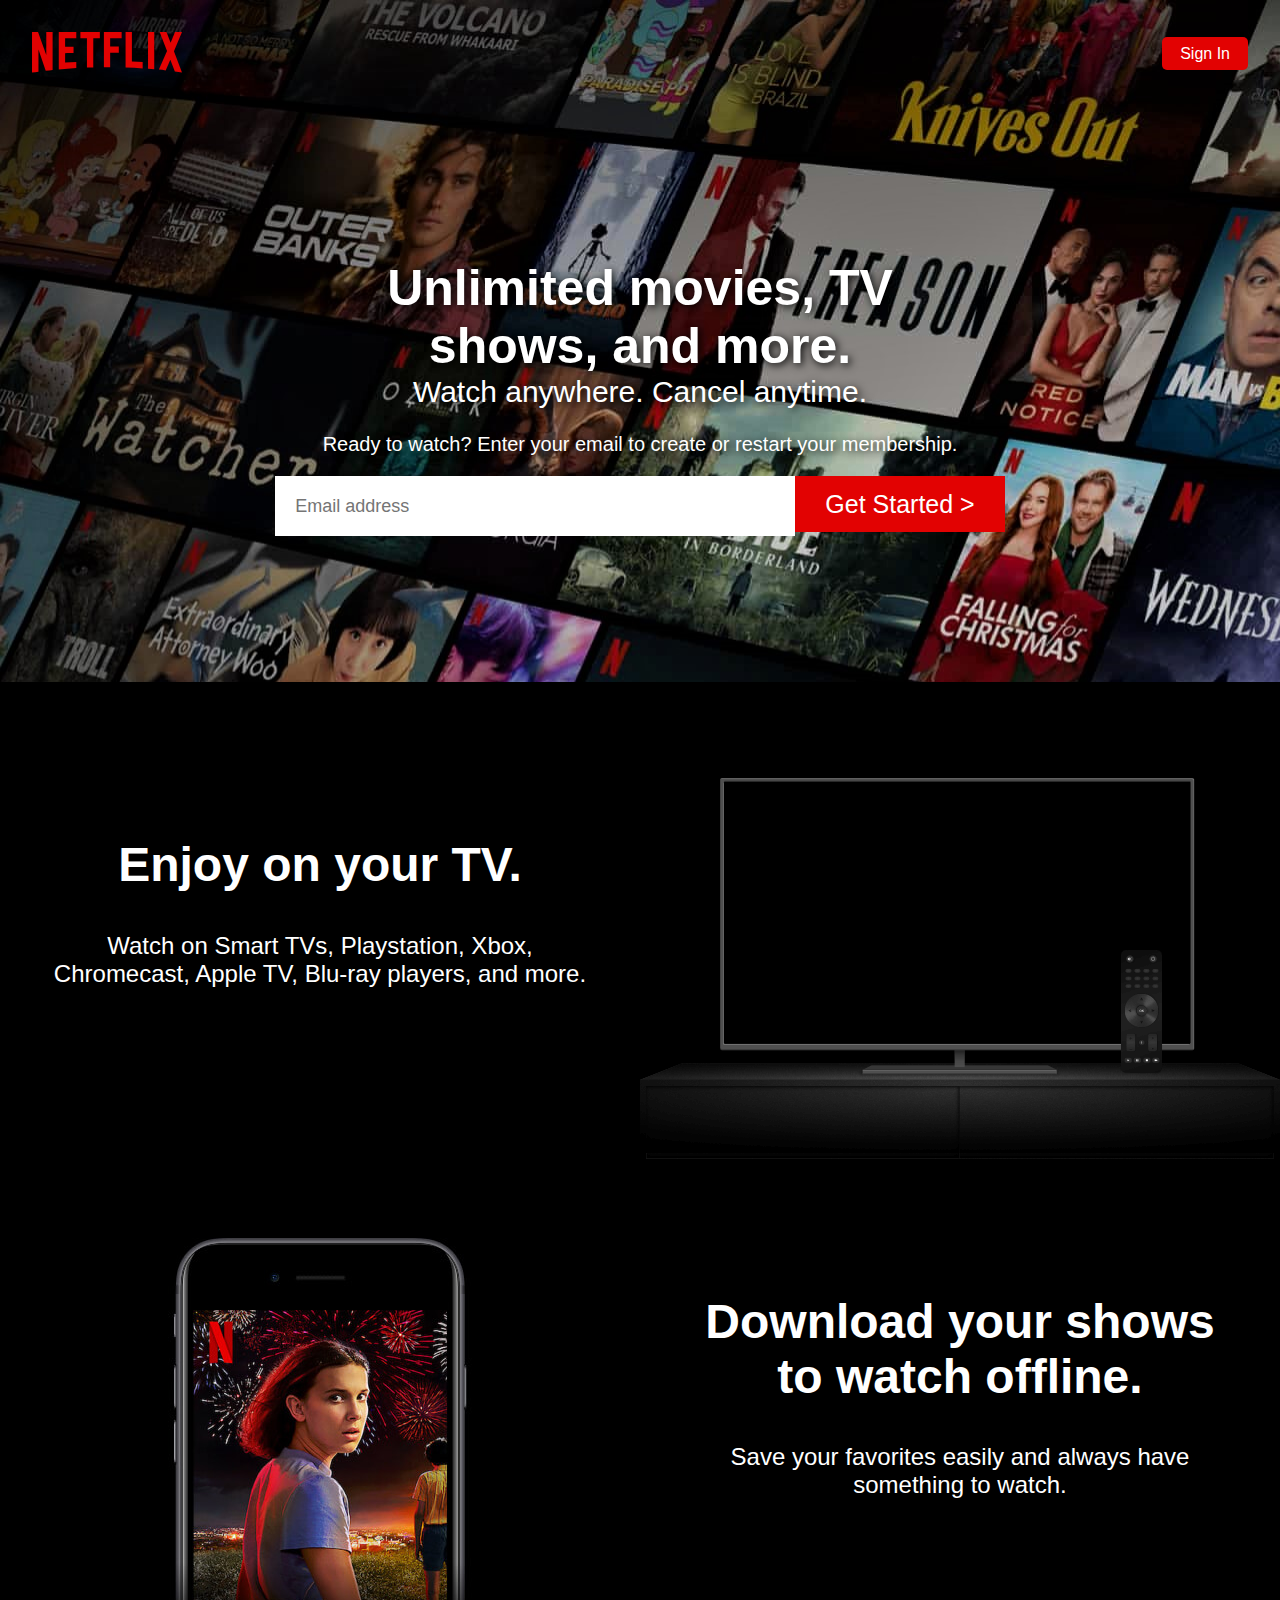
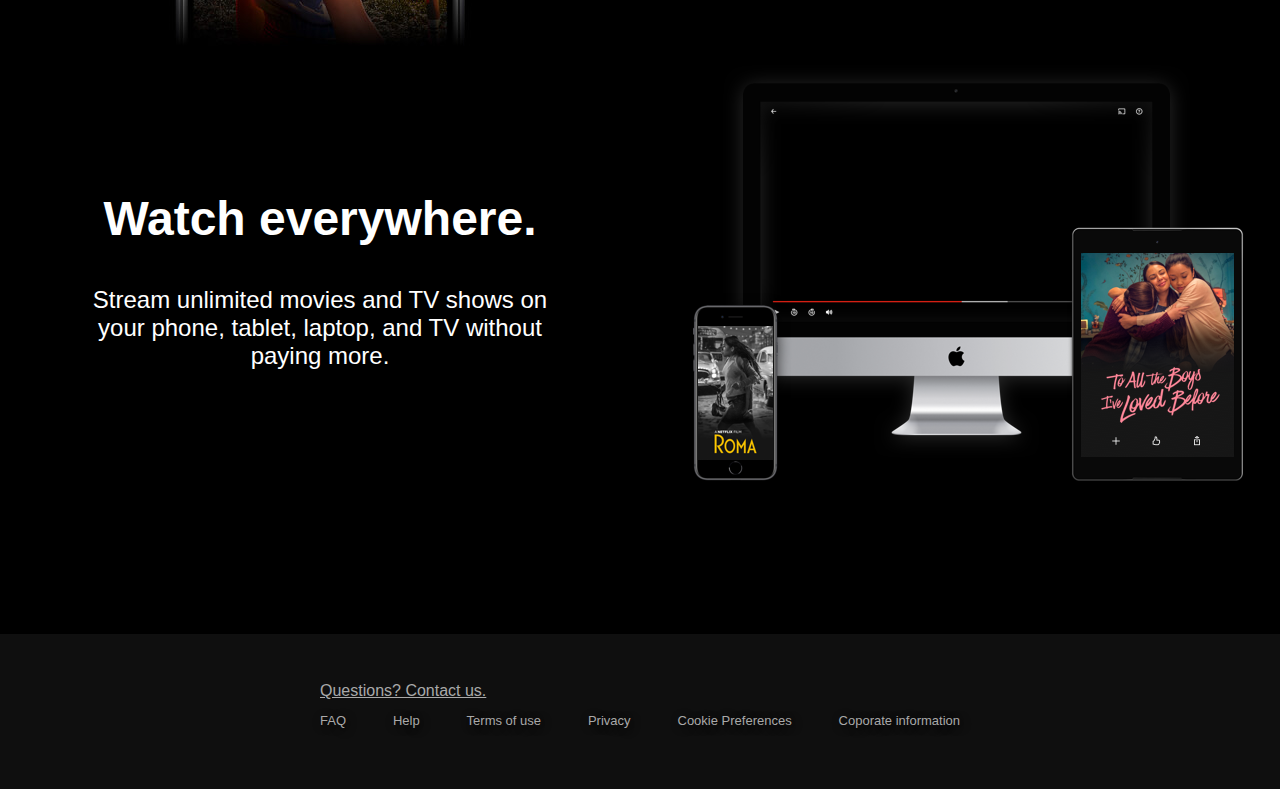
<file: index.html>
<!DOCTYPE html>
<html lang="en">
<head>
    <meta charset="UTF-8">
    <meta http-equiv="X-UA-Compatible" content="IE=edge">
    <meta name="viewport" content="width=device-width, initial-scale=1.0">
    <title>Netflix</title>
    <link rel="stylesheet" href="style-1.css">
</head>
<body>
    <div class="get-started">
        <div class="logo-button">
            <div class="logo">
                <svg viewBox="0 0 111 30" data-uia="netflix-logo" class="svg-icon svg-icon-netflix-logo" aria-hidden="true" focusable="false" style="fill: rgb(226, 2, 2); filter: drop-shadow(0px -3px 44px #000);"><g id="netflix-logo"><path d="M105.06233,14.2806261 L110.999156,30 C109.249227,29.7497422 107.500234,29.4366857 105.718437,29.1554972 L102.374168,20.4686475 L98.9371075,28.4375293 C97.2499766,28.1563408 95.5928391,28.061674 93.9057081,27.8432843 L99.9372012,14.0931671 L94.4680851,-5.68434189e-14 L99.5313525,-5.68434189e-14 L102.593495,7.87421502 L105.874965,-5.68434189e-14 L110.999156,-5.68434189e-14 L105.06233,14.2806261 Z M90.4686475,-5.68434189e-14 L85.8749649,-5.68434189e-14 L85.8749649,27.2499766 C87.3746368,27.3437061 88.9371075,27.4055675 90.4686475,27.5930265 L90.4686475,-5.68434189e-14 Z M81.9055207,26.93692 C77.7186241,26.6557316 73.5307901,26.4064111 69.250164,26.3117443 L69.250164,-5.68434189e-14 L73.9366389,-5.68434189e-14 L73.9366389,21.8745899 C76.6248008,21.9373887 79.3120255,22.1557784 81.9055207,22.2804387 L81.9055207,26.93692 Z M64.2496954,10.6561065 L64.2496954,15.3435186 L57.8442216,15.3435186 L57.8442216,25.9996251 L53.2186709,25.9996251 L53.2186709,-5.68434189e-14 L66.3436123,-5.68434189e-14 L66.3436123,4.68741213 L57.8442216,4.68741213 L57.8442216,10.6561065 L64.2496954,10.6561065 Z M45.3435186,4.68741213 L45.3435186,26.2498828 C43.7810479,26.2498828 42.1876465,26.2498828 40.6561065,26.3117443 L40.6561065,4.68741213 L35.8121661,4.68741213 L35.8121661,-5.68434189e-14 L50.2183897,-5.68434189e-14 L50.2183897,4.68741213 L45.3435186,4.68741213 Z M30.749836,15.5928391 C28.687787,15.5928391 26.2498828,15.5928391 24.4999531,15.6875059 L24.4999531,22.6562939 C27.2499766,22.4678976 30,22.2495079 32.7809542,22.1557784 L32.7809542,26.6557316 L19.812541,27.6876933 L19.812541,-5.68434189e-14 L32.7809542,-5.68434189e-14 L32.7809542,4.68741213 L24.4999531,4.68741213 L24.4999531,10.9991564 C26.3126816,10.9991564 29.0936358,10.9054269 30.749836,10.9054269 L30.749836,15.5928391 Z M4.78114163,12.9684132 L4.78114163,29.3429562 C3.09401069,29.5313525 1.59340144,29.7497422 0,30 L0,-5.68434189e-14 L4.4690224,-5.68434189e-14 L10.562377,17.0315868 L10.562377,-5.68434189e-14 L15.2497891,-5.68434189e-14 L15.2497891,28.061674 C13.5935889,28.3437998 11.906458,28.4375293 10.1246602,28.6868498 L4.78114163,12.9684132 Z" id="Fill-14"></path></g></svg>
            </div>
            <div class="sign-in-button">
                <a href="sign-in.html">Sign In</a>
            </div>
        </div>
        <div class="title">
            <h1>Unlimited movies, TV <br> shows, and more.</h1>
            <h2>Watch anywhere. Cancel anytime.</h2>
            <p>Ready to watch? Enter your email to create or restart your membership.</p>
        </div>

        <div class="email-address">
            <div class="email-box">
                <input type="text" style="font-size: 18px; font-family: 'Segoe UI', Tahoma, Geneva, Verdana, sans-serif;" id="email" name="email" placeholder="Email address">
            </div>
            <div class="get-started-button">
                <a href="">Get Started ></a>
            </div>
        </div>
    </div>

    <div class="enjoy">
        <div class="text-side-1">
            <h2>Enjoy on your TV.</h2>
            <p>Watch on Smart TVs, Playstation, Xbox,<br> Chromecast, Apple TV, Blu-ray players, and more.</p>
        </div>

        <div class="picture-animation">
            <img src="tv.png" alt="television content">
        </div>
    </div>

    <div class="download">
        <div class="picture-animation">
            <img src="mobile-0819.jpg" alt="television content">
        </div>

        <div class="text-side-2">
            <h2>Download your shows <br> to watch offline.</h2>
            <p>Save your favorites easily and always have <br> something to watch.</p>
        </div>
    </div>

    <div class="watch-everywhere">
        <div class="text-side-3">
            <h2>Watch everywhere.</h2>
            <p>Stream unlimited movies and TV shows on <br> your phone, tablet, laptop, and TV without <br> paying more.</p>
        </div>
        
        <div class="responsive">
            <img src="device-pile.png" alt="television content">
        </div>
    </div>

    <div class="footer">
        <div class="questions"><a href="">Questions? Contact us.</a></div>
        <div class="footer-info">
            <p>FAQ</p>
            <p>Help</p>
            <p>Terms of use</p>
            <p>Privacy</p>
            <p>Cookie Preferences</p>
            <p>Coporate information</p>
        </div>
    </div>
</body>
</html>
</file>
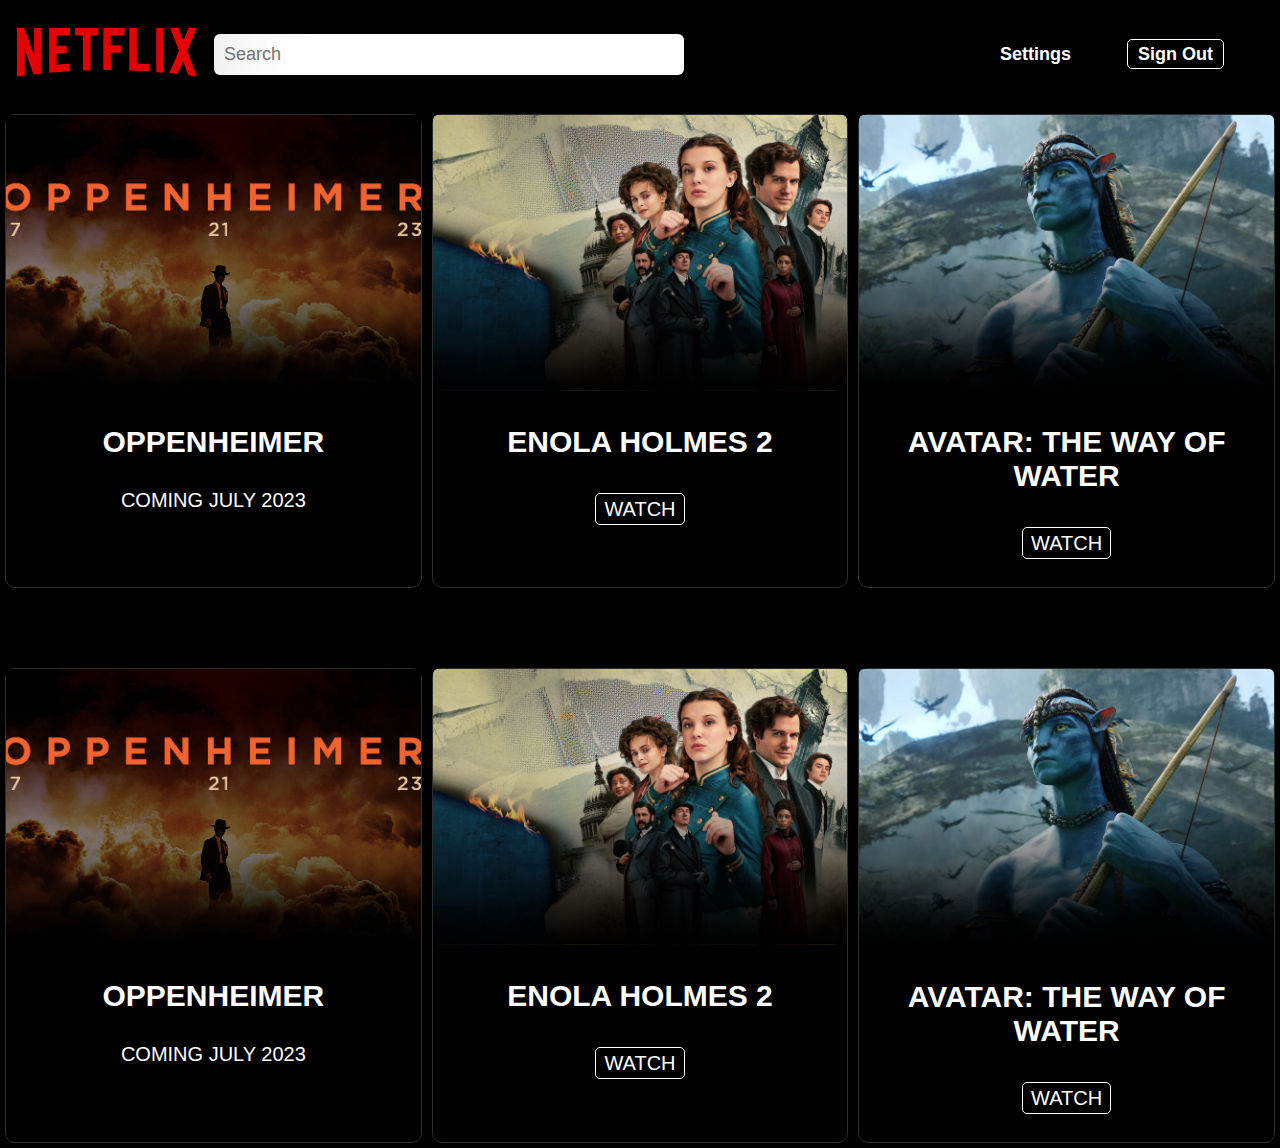
<file: main-page.html>
<!DOCTYPE html>
<html lang="en">
<head>
    <meta charset="UTF-8">
    <meta http-equiv="X-UA-Compatible" content="IE=edge">
    <meta name="viewport" content="width=device-width, initial-scale=1.0">
    <title>Netflix</title>
    <link rel="stylesheet" href="https://fonts.googleapis.com/css2?family=Material+Symbols+Outlined:opsz,wght,FILL,GRAD@20..48,100..700,0..1,-50..200" />
    <link rel="stylesheet" href="https://fonts.googleapis.com/css2?family=Material+Symbols+Rounded:opsz,wght,FILL,GRAD@48,700,1,0" />


    <style>
        html{
            background-color: #000;
            color: white;
            font-family: 'Segoe UI', Tahoma, Geneva, Verdana, sans-serif;
        }

        body{
            margin: 0;
            padding: 0;
        }

        .header{
            display: flex;
            justify-content: space-between;
            align-items: center;

        }

        .left-side{
            display: flex;
            justify-content: center;
            align-items: center;
        }
        .netflix-logo svg{
            width: 150px;
            padding: 2rem;
            transition: 1s;
        }
        .netflix-logo svg:hover{
            transform: scale(1.2);
        }
        .input-box input{
            padding: 10px;
            border: none;
            border-radius: 6px;
            width: 450px;
            font-family: 'Segoe UI', Tahoma, Geneva, Verdana, sans-serif;
            font-size: 18px ;
        }

        input::placeholder{
            font-size: 18px;
            font-family: 'Segoe UI', Tahoma, Geneva, Verdana, sans-serif;
        }

        .right-side{
            display: flex;
            padding: 2rem;
        }

        .settings a{
            text-decoration: none;
            color: white;
            font-size: 18px;
            font-weight: 600;
        }

        .settings a:hover{
            color: rgb(226, 2, 2);
            
        }

        .sign-out a{
            text-decoration: none;
            color: white;
            font-size: 18px;
            margin-left: 3.5rem ;
            margin-right: 1.5rem;
            border: 1px solid white;
            padding: 4px 10px;
            border-radius: 5px;
            font-weight: 600;
        }

         .sign-out a:hover{
            background-color: rgb(226, 2, 2);
            border: 1px solid rgb(226, 2, 2);
         }

         .first-three, .second-three{
            display: grid;
            grid-template-columns: 1fr 1fr 1fr;
    
         }

         .first-three p , .second-three p{
            font-size: 30px;
            text-align: center;
            font-weight: 600;
            text-transform: uppercase;
         }
        
         .oppenheimer .description{
            font-size: 20px;
            font-weight: 400;
            margin-bottom: 0;
         }

         .first-three a, .second-three a{
            text-decoration: none;
            font-size: 20px;
            font-weight: 400;
            color: white;
            padding: 4px 8px;
            border: 1px solid white;
            border-radius: 5px;

         }

         .first-three a:hover{
            background-color: rgb(226, 2, 2);
            border: 1px solid rgb(226, 2, 2)
         }

         .second-three a:hover{
            background-color: rgb(226, 2, 2);
            border: 1px solid rgb(226, 2, 2)
         }

         .second-three {
            margin-top: 70px;
         }

         .oppenheimer, .enola, .avatar{
            padding: 0;
            border: 1px solid rgb(46, 46, 46);
            border-radius: 10px;
            margin: 5px;
            transition: 1s;
            background-color: #000;
         }

         .oppenheimer:hover{
            transform: scale(1.1);
            z-index: 2;
         }
         .enola:hover{
            transform: scale(1.1);
            z-index: 2;
         }

         .avatar:hover{
            transform: scale(1.1);
            z-index: 2;
         }
        

         img{
            border-radius: 5px;
         }

        
        
    </style>
</head>
<body>
    <div class="header">
        <div class="left-side">
            <div class="netflix-logo">
                <svg viewBox="0 0 111 30" data-uia="netflix-logo" class="svg-icon svg-icon-netflix-logo" aria-hidden="true" focusable="false" style="fill: rgb(226, 2, 2); filter: drop-shadow(0px -3px 44px #000);"><g id="netflix-logo"><path d="M105.06233,14.2806261 L110.999156,30 C109.249227,29.7497422 107.500234,29.4366857 105.718437,29.1554972 L102.374168,20.4686475 L98.9371075,28.4375293 C97.2499766,28.1563408 95.5928391,28.061674 93.9057081,27.8432843 L99.9372012,14.0931671 L94.4680851,-5.68434189e-14 L99.5313525,-5.68434189e-14 L102.593495,7.87421502 L105.874965,-5.68434189e-14 L110.999156,-5.68434189e-14 L105.06233,14.2806261 Z M90.4686475,-5.68434189e-14 L85.8749649,-5.68434189e-14 L85.8749649,27.2499766 C87.3746368,27.3437061 88.9371075,27.4055675 90.4686475,27.5930265 L90.4686475,-5.68434189e-14 Z M81.9055207,26.93692 C77.7186241,26.6557316 73.5307901,26.4064111 69.250164,26.3117443 L69.250164,-5.68434189e-14 L73.9366389,-5.68434189e-14 L73.9366389,21.8745899 C76.6248008,21.9373887 79.3120255,22.1557784 81.9055207,22.2804387 L81.9055207,26.93692 Z M64.2496954,10.6561065 L64.2496954,15.3435186 L57.8442216,15.3435186 L57.8442216,25.9996251 L53.2186709,25.9996251 L53.2186709,-5.68434189e-14 L66.3436123,-5.68434189e-14 L66.3436123,4.68741213 L57.8442216,4.68741213 L57.8442216,10.6561065 L64.2496954,10.6561065 Z M45.3435186,4.68741213 L45.3435186,26.2498828 C43.7810479,26.2498828 42.1876465,26.2498828 40.6561065,26.3117443 L40.6561065,4.68741213 L35.8121661,4.68741213 L35.8121661,-5.68434189e-14 L50.2183897,-5.68434189e-14 L50.2183897,4.68741213 L45.3435186,4.68741213 Z M30.749836,15.5928391 C28.687787,15.5928391 26.2498828,15.5928391 24.4999531,15.6875059 L24.4999531,22.6562939 C27.2499766,22.4678976 30,22.2495079 32.7809542,22.1557784 L32.7809542,26.6557316 L19.812541,27.6876933 L19.812541,-5.68434189e-14 L32.7809542,-5.68434189e-14 L32.7809542,4.68741213 L24.4999531,4.68741213 L24.4999531,10.9991564 C26.3126816,10.9991564 29.0936358,10.9054269 30.749836,10.9054269 L30.749836,15.5928391 Z M4.78114163,12.9684132 L4.78114163,29.3429562 C3.09401069,29.5313525 1.59340144,29.7497422 0,30 L0,-5.68434189e-14 L4.4690224,-5.68434189e-14 L10.562377,17.0315868 L10.562377,-5.68434189e-14 L15.2497891,-5.68434189e-14 L15.2497891,28.061674 C13.5935889,28.3437998 11.906458,28.4375293 10.1246602,28.6868498 L4.78114163,12.9684132 Z" id="Fill-14"></path></g></svg>
            </div>
            <div class="input-box">
                <form action="">
                    <input type="text" id="Search" placeholder="Search">
                </form>
            </div>
        </div>

        <div class="right-side">
            <div class="settings"><a href="">Settings</a></div>
            <div class="sign-out"><a href="sign-in.html">Sign Out</a></div>
        </div>

    </div>

    <div class="first-three">
        <div class="oppenheimer">
            <img src="oppenheimer1.jpg" alt="oppenheimer" width="100%">
            <p style="text-align: center;">Oppenheimer</p>
            <p class="description">Coming July 2023</p>
        </div>

        <div class="enola">
            <img src="enola1.jpg" alt="enola holmes 2" width="100%">
            <p style="text-align: center;">Enola Holmes 2</p>
            <p class="description"><a href="">Watch</a></p>
        </div>

        <div class="avatar">
            <img src="Avatar_ThwWayOfWater.jpg" alt="avatar: the way of water" width="100%">
            <p style="text-align: center;">Avatar: The Way of Water</p>
            <p class="description"><a href="">Watch</a></p>
        </div>
    </div>

    <div class="second-three">
        <div class="oppenheimer">
            <img src="oppenheimer1.jpg" alt="oppenheimer" width="100%">
            <p style="text-align: center;">Oppenheimer</p>
            <p class="description">Coming July 2023</p>
        </div>

        <div class="enola">
            <img src="enola1.jpg" alt="enola holmes 2" width="100%">
            <p style="text-align: center;">Enola Holmes 2</p>
            <p class="description"><a href="">Watch</a></p>
        </div>

        <div class="avatar">
            <img src="Avatar_ThwWayOfWater.jpg" alt="avatar: the way of water" width="100%">
            <p style="text-align: center;">Avatar: The Way of Water</p>
            <p class="description"><a href="">Watch</a></p>
        </div>
    </div>
</body>
</html>
</file>
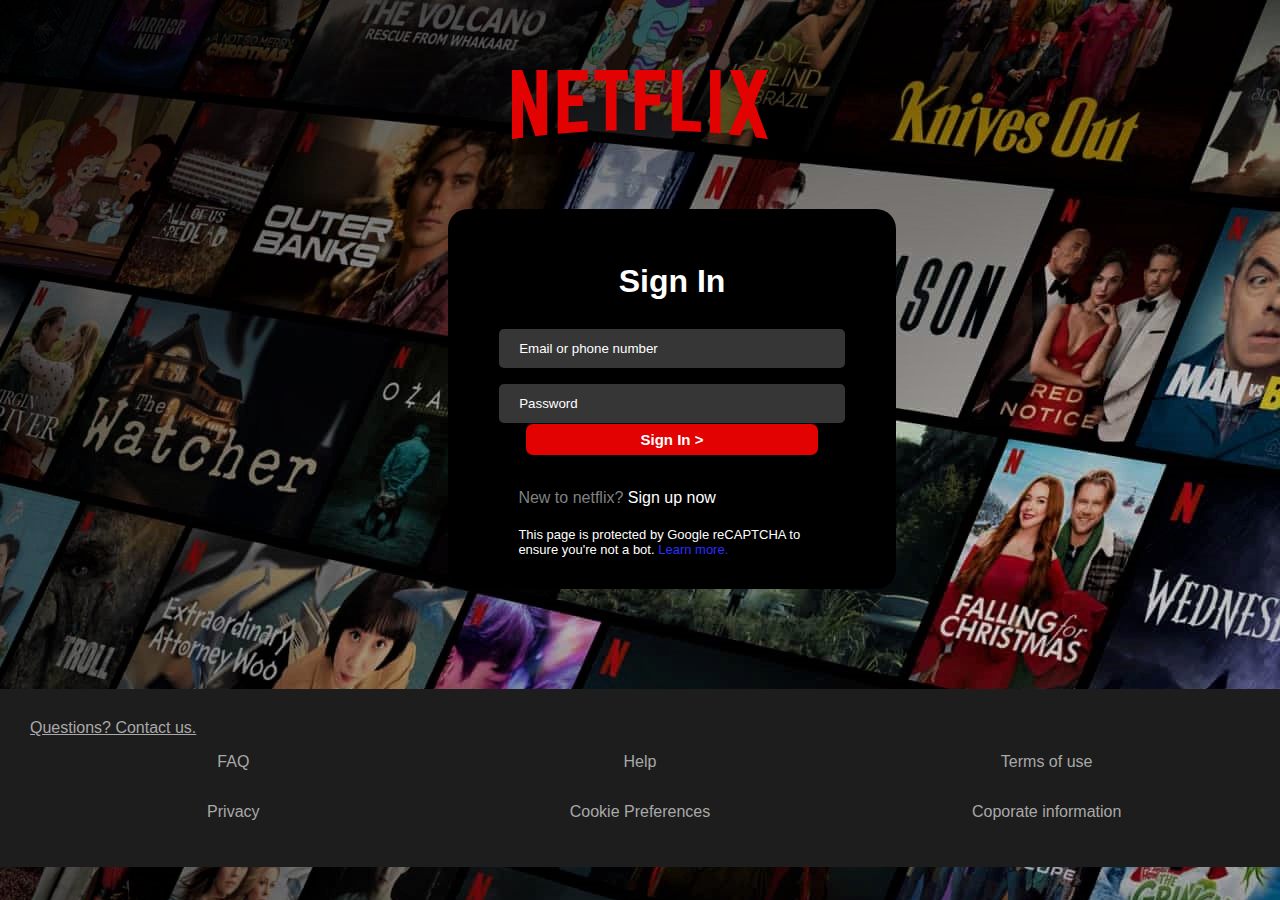
<file: sign-in.html>
<!DOCTYPE html>
<html lang="en">
<head>
    <meta charset="UTF-8">
    <meta http-equiv="X-UA-Compatible" content="IE=edge">
    <meta name="viewport" content="width=device-width, initial-scale=1.0">
    <title>Netflix</title>
    <link rel="stylesheet" href="style.css">
</head>
<body>
    <div class="netflix-logo">
        <svg viewBox="0 0 111 30" data-uia="netflix-logo" class="svg-icon svg-icon-netflix-logo" aria-hidden="true" focusable="false" style="fill: rgb(226, 2, 2); filter: drop-shadow(0px -3px 44px #000);"><g id="netflix-logo"><path d="M105.06233,14.2806261 L110.999156,30 C109.249227,29.7497422 107.500234,29.4366857 105.718437,29.1554972 L102.374168,20.4686475 L98.9371075,28.4375293 C97.2499766,28.1563408 95.5928391,28.061674 93.9057081,27.8432843 L99.9372012,14.0931671 L94.4680851,-5.68434189e-14 L99.5313525,-5.68434189e-14 L102.593495,7.87421502 L105.874965,-5.68434189e-14 L110.999156,-5.68434189e-14 L105.06233,14.2806261 Z M90.4686475,-5.68434189e-14 L85.8749649,-5.68434189e-14 L85.8749649,27.2499766 C87.3746368,27.3437061 88.9371075,27.4055675 90.4686475,27.5930265 L90.4686475,-5.68434189e-14 Z M81.9055207,26.93692 C77.7186241,26.6557316 73.5307901,26.4064111 69.250164,26.3117443 L69.250164,-5.68434189e-14 L73.9366389,-5.68434189e-14 L73.9366389,21.8745899 C76.6248008,21.9373887 79.3120255,22.1557784 81.9055207,22.2804387 L81.9055207,26.93692 Z M64.2496954,10.6561065 L64.2496954,15.3435186 L57.8442216,15.3435186 L57.8442216,25.9996251 L53.2186709,25.9996251 L53.2186709,-5.68434189e-14 L66.3436123,-5.68434189e-14 L66.3436123,4.68741213 L57.8442216,4.68741213 L57.8442216,10.6561065 L64.2496954,10.6561065 Z M45.3435186,4.68741213 L45.3435186,26.2498828 C43.7810479,26.2498828 42.1876465,26.2498828 40.6561065,26.3117443 L40.6561065,4.68741213 L35.8121661,4.68741213 L35.8121661,-5.68434189e-14 L50.2183897,-5.68434189e-14 L50.2183897,4.68741213 L45.3435186,4.68741213 Z M30.749836,15.5928391 C28.687787,15.5928391 26.2498828,15.5928391 24.4999531,15.6875059 L24.4999531,22.6562939 C27.2499766,22.4678976 30,22.2495079 32.7809542,22.1557784 L32.7809542,26.6557316 L19.812541,27.6876933 L19.812541,-5.68434189e-14 L32.7809542,-5.68434189e-14 L32.7809542,4.68741213 L24.4999531,4.68741213 L24.4999531,10.9991564 C26.3126816,10.9991564 29.0936358,10.9054269 30.749836,10.9054269 L30.749836,15.5928391 Z M4.78114163,12.9684132 L4.78114163,29.3429562 C3.09401069,29.5313525 1.59340144,29.7497422 0,30 L0,-5.68434189e-14 L4.4690224,-5.68434189e-14 L10.562377,17.0315868 L10.562377,-5.68434189e-14 L15.2497891,-5.68434189e-14 L15.2497891,28.061674 C13.5935889,28.3437998 11.906458,28.4375293 10.1246602,28.6868498 L4.78114163,12.9684132 Z" id="Fill-14"></path></g></svg>
    </div>

    <div class="sign-in-box">
        <h1>Sign In</h1>
        <form action="">
            <input type="text" id="email" name="email" placeholder="Email or phone number"><br>
            <input type="password" id="password" name="password" placeholder="Password"> <br>
           
        </form>

        <a href="main-page.html" id="btn">Sign In ></a>
        

        <div class="new-netflix">New to netflix? <a href="index.html">Sign up now</a></div>

        <div class="captcha">This page is protected by Google reCAPTCHA to <br>ensure you're not a bot. <a href="">Learn more.</a>  </div>
    </div>

    <div class="footer">
        <div class="questions"><a href="">Questions? Contact us.</a></div>
        <div class="footer-info">
            <p>FAQ</p>
            <p>Help</p>
            <p>Terms of use</p>
            <p>Privacy</p>
            <p>Cookie Preferences</p>
            <p>Coporate information</p>
        </div>
    </div>
</body>
</html>
</file>
<file: style-1.css>
html{
    background-color: rgb(0, 0, 0);
    
    color: white;
    font-family: 'Segoe UI', Tahoma, Geneva, Verdana, sans-serif;

    }
    body{
        padding: 0;
        margin: 0;
    }

    div.get-started{
        background-image: url(netflixlogo.jpg) !important;
    }
    

    .logo-button{
        display: flex;
        justify-content: space-between;
        align-items: center;
        padding: 2rem;
        /*margin: 2rem;
        /*box-sizing: border-box;*/
        
    }

    .logo svg{
        width: 50%;
    }

    .sign-in-button a{
        text-decoration: none;
        color: white;
        background-color: rgb(226, 2, 2);
        padding: 8px 18px;
        border-radius: 5px;
    }
    h1{
        font-size: 50px;
        font-weight: 600;
        text-align: center;
        margin-top: 150px;
        margin-bottom: 0;
        text-shadow: 2px 2px 8px #000000;
    }

    h2{
        font-size: 30px;
        font-weight: 400;
        text-align: center;
        margin-top: 0;
        text-shadow: 2px 2px 8px #000000;
    }

    p{
        font-size: 20px;
        text-align: center;
        text-shadow: 2px 2px 8px #000000;
    }

    .email-address{
        display: flex;
        justify-content: center;
    }
    .email-box input{
        padding: 10px 20px;
        border: 0;
        width: 30rem;
        height: 2.5rem;
        
    }
    input::placeholder{
        font-size: 18px;
        font-family: 'Segoe UI', Tahoma, Geneva, Verdana, sans-serif;
    }

    input:active{
        font-size: 18px;
    }
    .get-started-button{
        display: flex;
        align-items: center;
        margin-bottom: 150px;
    }

    .get-started-button a{
        text-decoration: none;
        font-size: 25px;
        text-align: center;
        align-items: center;
        background-color: rgb(226, 2, 2);
        padding: 13.5px 30px;
        color: white;
    }

    .enjoy, .download, .watch-everywhere{ 
        display: grid;
        grid-template-columns: 1fr 1fr;
        margin: 0;
        align-items: center;
    }

    .text-side-1 h2 , .text-side-2 h2, .text-side-3 h2{
        font-size: 3rem;
        font-weight: 700;
    }

    .text-side-1 p, .text-side-2 p , .text-side-3 p{
        font-size: 1.5rem;
    }

    .footer{
        background-color: rgb(15, 15, 15);
        margin-top: 100px;
        padding: 3rem 20rem;
        color: darkgray;
        }

        .footer a{
        color: darkgray;
        margin-bottom: 20px;
        }
        .footer-info{
        display: flex;
        justify-content: space-between;
        }

        .footer p{
            font-size: 13px;
        }

        @media only screen and (max-width: 600px) {
            /* apply styles for small screens */
            body {
              font-size: 14px;
            }
            h1 {
              font-size: 40px;
            }
            h2 {
              font-size: 24px;
            }
            p {
              font-size: 16px;
            }
            .email-box input {
              width: 80%;
            }
            .get-started-button a {
              font-size: 20px;
              padding: 10px 20px;
            }

            .email-address{
                display: block;
                padding-bottom: 25px;
            }

            input{
                display: block;
                margin-left: auto;
                margin-right: auto;
            }

            .get-started-button{
                padding-top: 10px;
                justify-content: center;
            }

            .sign-in-button a{
                text-decoration: none;
                color: white;
                background-color: rgb(226, 2, 2);
                padding: 8px 18px;
                border-radius: 5px;
                font-size: 18px;
            }

            .enjoy, .download, .watch-everywhere{ 
                display: block;
                margin: 0;
                align-items: center;
                border-top: 3px solid gray;
            }

            .text-side-1 h2 , .text-side-2 h2, .text-side-3 h2{
                font-size: 2rem;
                font-weight: 700;
                padding-top: 50px;
            }
        
            .text-side-1 p, .text-side-2 p , .text-side-3 p{
                font-size: 1.3rem;
            }

            .enjoy img, .download img, .watch-everywhere img{
                width: 100%;
            }

            .footer-info{
                display: grid;
                grid-template-columns: 1fr 1fr 1fr;
                align-items: left;
                }

            .footer{
                    background-color: rgb(15, 15, 15);
                    margin-top: 100px;
                    padding: 3rem 3rem;
                    color: darkgray;
                    }
            
          }
</file>
<file: style.css>
html{
    background-color: rgb(41, 41, 41);
   background-image: url(netflixlogo.jpg);
    color: white;
    font-family: 'Segoe UI', Tahoma, Geneva, Verdana, sans-serif;
    
}
body{
    padding: 0;
    margin: 0;
}
.netflix-logo{
    display: flex;
    justify-content: center;
}
.netflix-logo svg{
    width: 20%;
    margin: 70px;
    
}

.sign-in-box{
    display: block;
    text-align: center;
    justify-content: center;
    background-color: black;
    min-width: 28rem;
    margin-left: 28rem;
    margin-right: 28rem;
    padding: 2rem;
    border-radius: 20px;
    box-sizing: border-box;
}

input{
    width: 80%;
    min-width: 80%;
    padding: 12px 20px;
    margin: 8px 0;
    box-sizing: border-box;
    border-radius: 5px;
    background-color: rgb(54, 54, 54);
    color: white;
    border: none;
}
input::placeholder{
    font-family: 'Segoe UI', Tahoma, Geneva, Verdana, sans-serif;
    color: white;
}

input:focus{
    background-color: rgb(116, 116, 116);
    border: none;
}

#btn {
    text-decoration: none;
    margin: 30px;
    color: white;
    font-weight: 600;
    font-size: 15px;
    padding: 7px 115px 7px 115px;
    background-color: rgb(226,2,2);
    border-radius: 7px;
}



.remember label{
float: left;
}

.new-netflix{
text-align: left;
margin-left: 10%;
margin-top: 40px;
color: grey;

}

.new-netflix a{
text-decoration: none;
color: white;
}

.new-netflix a{
text-decoration: none;
color: white;
}
.new-netflix a:hover{
text-decoration: none;
color: white;
text-decoration: underline;
}

.captcha{
font-size: 13px;
margin-top: 20px;
text-align: left;
margin-left: 10%;
}

.captcha a{
color: rgb(45, 45, 255);
text-decoration: none;
}

.captcha a:hover{
text-decoration: underline;
}

.footer{
background-color: rgb(29, 29, 29);
margin-top: 100px;
padding: 30px;
color: darkgray;
}

.footer a{
color: darkgray;
margin-bottom: 20px;
}
.footer-info{
display: flex;
justify-content: space-between;
}


@media screen and (max-width: 1020px) {
.sign-in-box {
/* make the box smaller */
width: 50%;
min-width: 50%;
/* center the box horizontally */
margin: 0 auto;
}
input {
/* make the input fields smaller */
width: 90%;
min-width: 90%;
}
button {
/* make the button smaller */
width: 90%;
}
.footer-info{
display: grid;
grid-template-columns: 1fr 1fr 1fr;
text-align: center;
}
}

@media only screen and (max-width: 768px) {
    /* Adjustments for smaller screens */

    /* Example: Adjust the size of the email input */
    .email-box input[type="text"] {
        font-size: 16px;
    }

    /* Example: Adjust the size of the title text */
    .title h1 {
        font-size: 24px;
    }

    /* Example: Adjust the size of the sign-in button */
    .sign-in-button a {
        font-size: 16px;
    }

    /* Add more responsive adjustments as needed */
}
input {
/* make the input fields smaller */
width: 90%;
min-width: 90%;
}
button {
/* make the button smaller */
width: 90%;
}
.footer-info{
display: grid;
grid-template-columns: 1fr 1fr 1fr;
text-align: center;
}
}
</file>
